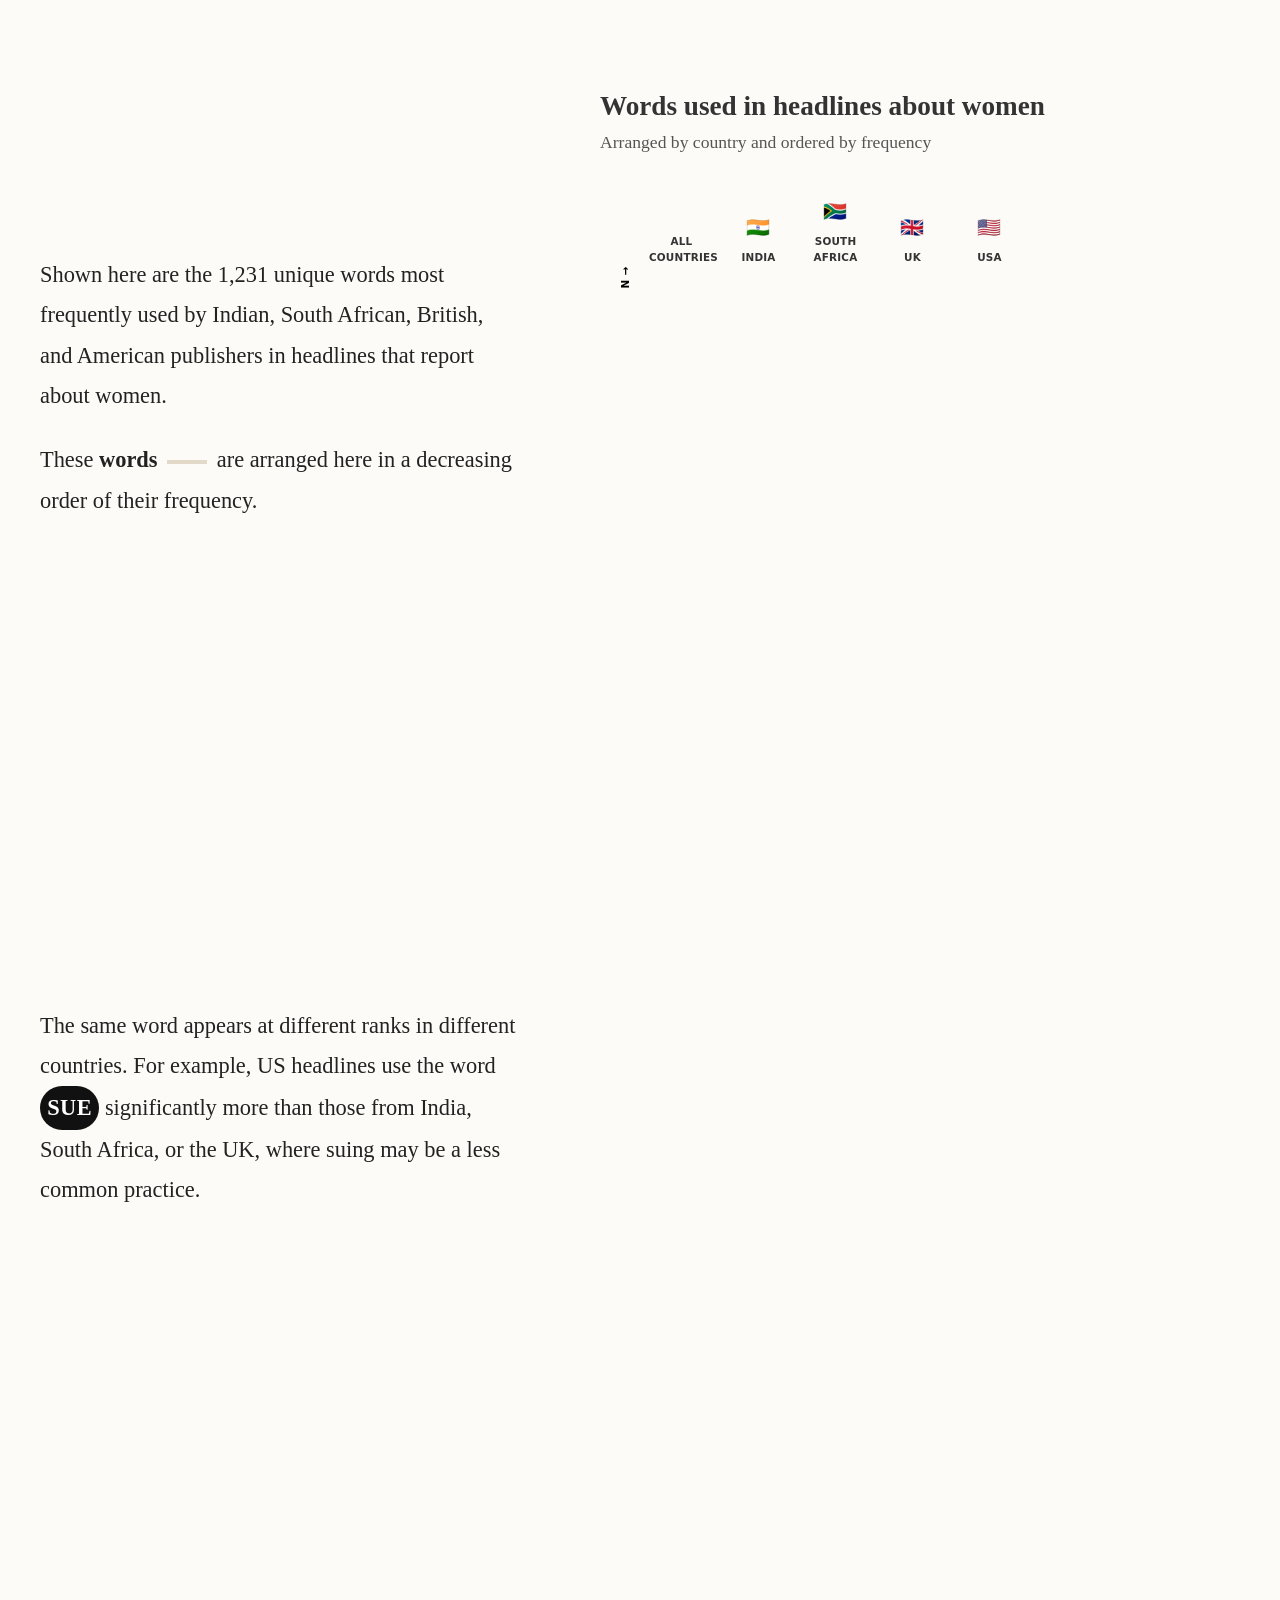
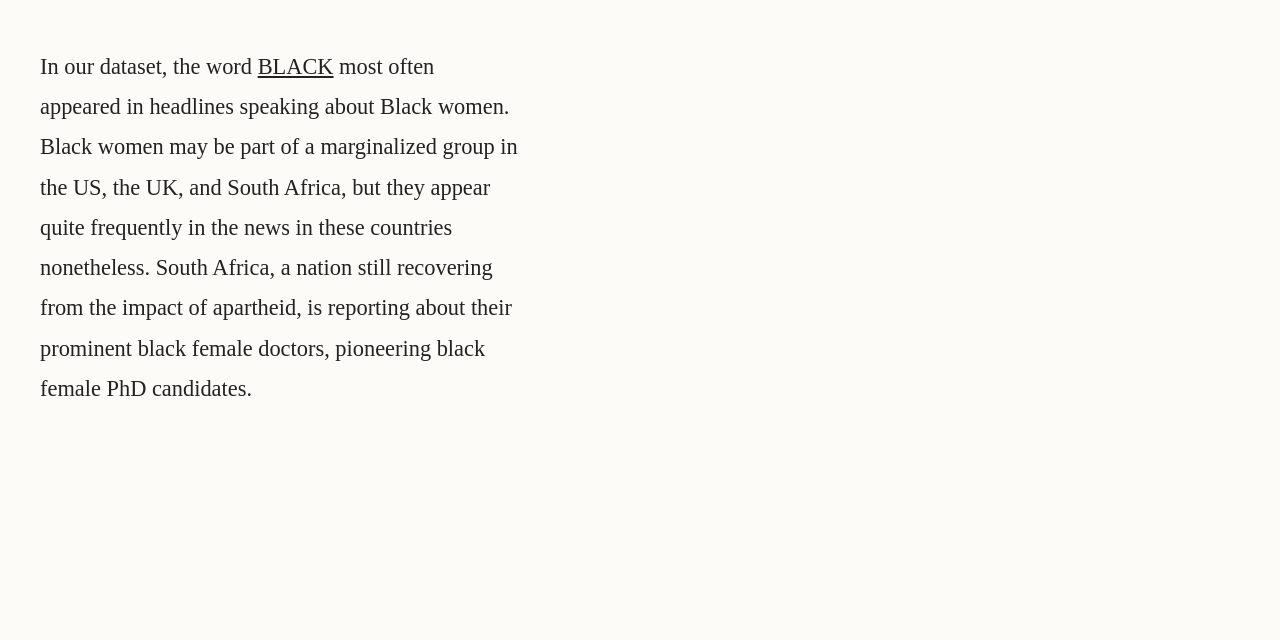
<file: when women make headline/project/index.html>
<!DOCTYPE html>
<html lang="en">
<head>
    <meta charset="UTF-8">
    <meta name="viewport" content="width=device-width, initial-scale=1.0">
    <title>Women in Headlines - The Pudding Recreation</title>
    <link rel="stylesheet" href="style.css">
    <!-- Importing D3.js for easy CSV parsing -->
    <script src="https://d3js.org/d3.v7.min.js"></script>
</head>
<body>
    <main class="container">
        <div id="tooltip" class="tooltip-card" role="tooltip" aria-hidden="true"></div>
        <!-- Left Column: Sticky Introductory Text -->
        <section class="text-section">
            <div class="text-content">
                <div class="step" id="step-1">
                    <p>Shown here are the 1,231 unique words most frequently used by Indian, South African, British, and American publishers in headlines that report about women.</p>
                    <p>These <strong>words</strong> <span class="inline-tick"></span> are arranged here in a decreasing order of their frequency.</p>
                </div>
                <div class="step" id="step-2">
                    <p>The same word appears at different ranks in different countries. For example, US headlines use the word <span class="badge">SUE</span> significantly more than those from India, South Africa, or the UK, where suing may be a less common practice.</p>
                </div>
                <div class="step" id="step-3">
                    <p>In our dataset, the word <u>BLACK</u> most often appeared in headlines speaking about Black women. Black women may be part of a marginalized group in the US, the UK, and South Africa, but they appear quite frequently in the news in these countries nonetheless. South Africa, a nation still recovering from the impact of apartheid, is reporting about their prominent black female doctors, pioneering black female PhD candidates.</p>
                </div>
            </div>
        </section>

        <!-- Right Column: Visualization -->
        <section class="vis-section">
            <div class="vis-header">
                <h2>Words used in headlines about women</h2>
                <p>Arranged by country and ordered by frequency</p>
            </div>
            
            <div class="chart-container">
                <!-- Y-Axis Label -->
                <div class="y-axis-label">
                    <span>WORD OCCURS MORE OFTEN &rarr;</span>
                </div>
                <!-- Data Columns dynamically injected here -->
                <div class="columns-wrapper" id="columns-wrapper"></div>
            </div>
        </section>
    </main>

    <script src="script.js"></script>
</body>
</html>
</file>
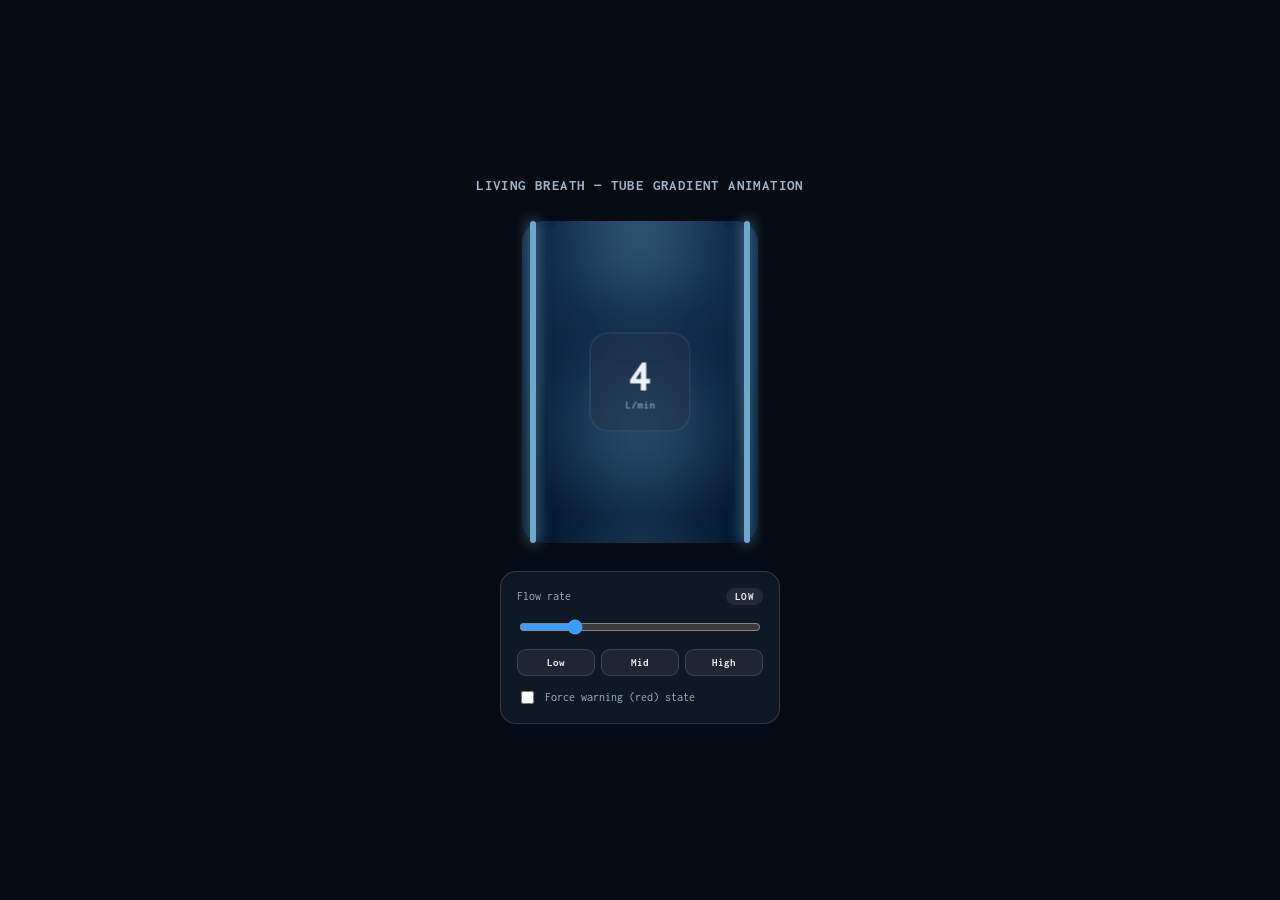
<file: New Make Data Visualization Interactive/src/imports/tube-gradient-animation.html>
<!doctype html>
<html lang="en">
<head>
<meta charset="UTF-8" />
<meta name="viewport" content="width=device-width, initial-scale=1.0" />
<title>Tube Gradient Animation — Isolated</title>
<link rel="preconnect" href="https://fonts.googleapis.com">
<link rel="preconnect" href="https://fonts.gstatic.com" crossorigin>
<link href="https://fonts.googleapis.com/css2?family=Inconsolata:wght@400;500;700;800&display=swap" rel="stylesheet">
<style>
  :root {
    --rail-calm: #6FA8C9;
    --rail-glow: rgba(111, 168, 201, 0.55);
    --warn: #FF4D4D;
    --ink: #EAF1F8;
    --ink-dim: #9FB2C6;
    --card: rgba(36, 52, 69, 0.42);
    --card-border: rgba(148, 178, 204, 0.22);
  }
  * { box-sizing: border-box; -webkit-tap-highlight-color: transparent; }
  html, body {
    margin: 0; padding: 0; min-height: 100%;
    background: #060b14;
    font-family: 'Inconsolata', ui-monospace, 'SFMono-Regular', Menlo, monospace;
    color: var(--ink);
    -webkit-font-smoothing: antialiased;
  }
  .stage {
    min-height: 100vh; width: 100%;
    display: flex; flex-direction: column; align-items: center; justify-content: center;
    gap: 28px; padding: 40px 16px;
  }
  h1 {
    font-size: 15px; font-weight: 700; letter-spacing: 0.4px; margin: 0;
    color: var(--ink-dim); text-transform: uppercase; text-align: center;
  }

  /* ---------- Isolated tube — identical markup/CSS to the full monitor ---------- */
  .tube-wrap {
    position: relative;
    width: 236px; height: 322px;
    background: radial-gradient(120% 90% at 50% 0%, #16324f 0%, #0c2440 55%, #061a32 100%);
    border-radius: 22px;
    padding: 0;
  }
  .rail {
    position: absolute; top: 0; bottom: 0; width: 6px; border-radius: 6px;
    background: var(--rail-calm);
    box-shadow: 0 0 14px 2px var(--rail-glow);
    transition: background 900ms ease, box-shadow 900ms ease;
  }
  .rail-left { left: 8px; }
  .rail-right { right: 8px; }
  .tube-wrap.warning .rail {
    background: var(--warn);
    box-shadow: 0 0 18px 4px rgba(255,77,77,0.6);
  }

  .tube-inner {
    position: absolute; top: 0; left: 26px; right: 26px; bottom: 0;
    border-radius: 18px;
    overflow: hidden;
  }

  /* Back layer: ambient fog */
  .fog-layer {
    position: absolute; inset: -30% -40%; overflow: visible;
    filter: blur(18px);
    transition: opacity 900ms ease, transform 900ms ease;
  }
  .fog-blob {
    position: absolute; left: 50%; border-radius: 50%;
    background: radial-gradient(circle, rgba(120,190,220,0.9) 0%, rgba(90,150,190,0.35) 55%, rgba(90,150,190,0) 75%);
    transform: translateX(-50%);
    animation: fogDrift 16s ease-in-out infinite;
  }
  .tube-wrap.warning .fog-blob {
    background: radial-gradient(circle, rgba(255,140,120,0.75) 0%, rgba(220,90,80,0.3) 55%, rgba(220,90,80,0) 75%);
  }
  .fog-blob.b1 { top: 8%;  width: 150px; height: 150px; animation-duration: 15s; }
  .fog-blob.b2 { top: 42%; width: 190px; height: 190px; animation-duration: 19s; animation-delay: -6s; }
  .fog-blob.b3 { top: 74%; width: 160px; height: 160px; animation-duration: 17s; animation-delay: -11s; }
  @keyframes fogDrift {
    0%   { transform: translate(-50%, 0) scale(1); }
    50%  { transform: translate(calc(-50% + 10px), 14px) scale(1.08); }
    100% { transform: translate(-50%, 0) scale(1); }
  }

  /* Continuously-moving layer: the same soft radial blob, tiled and drifting downward */
  .flow-stream {
    position: absolute; inset: -15% -25%;
    background-image: radial-gradient(circle at 50% 50%,
      rgba(120,190,220,0.23) 0%,
      rgba(90,150,190,0.09) 55%,
      rgba(90,150,190,0) 75%);
    background-repeat: repeat-y;
    background-size: 100% 170px;
    filter: blur(20px);
    opacity: 0.5;
    animation-name: streamMove;
    animation-timing-function: linear;
    animation-iteration-count: infinite;
    transition: opacity 900ms ease;
    pointer-events: none;
  }
  .tube-wrap.warning .flow-stream {
    background-image: radial-gradient(circle at 50% 50%,
      rgba(255,140,120,0.19) 0%,
      rgba(220,90,80,0.08) 55%,
      rgba(220,90,80,0) 75%);
  }
  @keyframes streamMove {
    from { background-position-y: 0px; }
    to   { background-position-y: 170px; }
  }

  /* Mid layer: wisping vapor trails */
  .wisp-layer { position: absolute; inset: 0; width: 100%; height: 100%; overflow: hidden; }
  .wisp-slot { position: absolute; top: 0; bottom: 0; width: 16px; margin-left: -8px; }
  .wisp {
    position: absolute;
    left: 0; top: -60%; width: 100%; height: 44%;
    border-radius: 50%;
    background: linear-gradient(180deg,
      rgba(210,235,245,0) 0%,
      rgba(210,235,245,0.65) 30%,
      rgba(210,235,245,0.65) 70%,
      rgba(210,235,245,0) 100%);
    filter: blur(7px);
    opacity: 0;
    animation-name: wispFall, wispSway;
    animation-timing-function: linear, ease-in-out;
    animation-iteration-count: infinite, infinite;
  }
  .tube-wrap.warning .wisp {
    background: linear-gradient(180deg,
      rgba(255,205,195,0) 0%,
      rgba(255,205,195,0.65) 30%,
      rgba(255,205,195,0.65) 70%,
      rgba(255,205,195,0) 100%);
  }
  @keyframes wispFall {
    0%   { transform: translateY(-20%) scaleY(0.85) scaleX(var(--wisp-scale-x, 1)); opacity: 0; }
    10%  { opacity: var(--wisp-op, 0.5); }
    50%  { transform: translateY(60%) scaleY(1.05) scaleX(var(--wisp-scale-x, 1)); }
    85%  { opacity: var(--wisp-op, 0.5); }
    100% { transform: translateY(140%) scaleY(0.85) scaleX(var(--wisp-scale-x, 1)); opacity: 0; }
  }
  @keyframes wispSway {
    0%, 100% { margin-left: 0px; }
    50% { margin-left: 14px; }
  }

  .readout-card {
    position: absolute; top: 50%; left: 50%; transform: translate(-50%, -50%);
    width: 101px; height: 99px; border-radius: 19px;
    background: var(--card);
    border: 1px solid var(--card-border);
    backdrop-filter: blur(6px);
    display: flex; flex-direction: column; align-items: center; justify-content: center;
    z-index: 5;
    transition: border-color 500ms ease, box-shadow 500ms ease;
  }
  .tube-wrap.warning .readout-card {
    border-color: rgba(255,77,77,0.55);
    box-shadow: 0 0 22px rgba(255,77,77,0.28);
  }
  .warn-icon {
    position: absolute; top: 7px; right: 9px;
    width: 15px; height: 15px; border-radius: 50%;
    background: var(--warn); color: #1a0505; font-weight: 800; font-size: 9px;
    display: none; align-items: center; justify-content: center;
    box-shadow: 0 0 0 2px rgba(255,77,77,0.25);
  }
  .tube-wrap.warning .warn-icon { display: flex; }
  .readout-value { font-size: 45px; font-weight: 800; line-height: 1; letter-spacing: -0.7px; }
  .readout-unit { font-size: 11px; font-weight: 500; color: var(--ink-dim); margin-top: 1px; }

  /* ---------- Test controls (not part of the extracted component) ---------- */
  .controls {
    width: 280px; display: flex; flex-direction: column; gap: 12px;
    background: rgba(36,52,69,0.35); border: 1px solid var(--card-border);
    border-radius: 16px; padding: 16px;
  }
  .row { display: flex; align-items: center; justify-content: space-between; gap: 10px; }
  .row label { font-size: 12px; color: var(--ink-dim); }
  input[type="range"] { flex: 1; accent-color: #3B9EFF; }
  .tier-badge {
    font-size: 11px; font-weight: 700; letter-spacing: 0.4px; text-transform: uppercase;
    padding: 3px 9px; border-radius: 999px; background: rgba(255,255,255,0.08); color: var(--ink);
  }
  .toggle {
    display: flex; align-items: center; gap: 8px; font-size: 12px; color: var(--ink-dim); cursor: pointer;
  }
  .presets { display: flex; gap: 6px; }
  .presets button {
    flex: 1; font-family: inherit; font-size: 11px; font-weight: 700; padding: 7px 0;
    background: rgba(255,255,255,0.06); border: 1px solid var(--card-border); border-radius: 9px;
    color: var(--ink); cursor: pointer;
  }
  .presets button:hover { background: rgba(255,255,255,0.12); }
</style>
</head>
<body>
<div class="stage">
  <h1>Living Breath — Tube Gradient Animation</h1>

  <div class="tube-wrap" id="tubeWrap">
    <div class="rail rail-left"></div>
    <div class="rail rail-right"></div>
    <div class="tube-inner">
      <div class="fog-layer" id="fogLayer">
        <div class="fog-blob b1"></div>
        <div class="fog-blob b2"></div>
        <div class="fog-blob b3"></div>
      </div>
      <div class="flow-stream"></div>
      <div class="wisp-layer" id="wispLayer">
        <div class="wisp-slot" style="left:20%"><div class="wisp" data-idx="0"></div></div>
        <div class="wisp-slot" style="left:70%"><div class="wisp" data-idx="1"></div></div>
        <div class="wisp-slot" style="left:38%"><div class="wisp" data-idx="2"></div></div>
        <div class="wisp-slot" style="left:56%"><div class="wisp" data-idx="3"></div></div>
      </div>
    </div>
    <div class="readout-card">
      <div class="warn-icon" id="warnIcon">!</div>
      <div class="readout-value" id="readoutValue">4</div>
      <div class="readout-unit">L/min</div>
    </div>
  </div>

  <div class="controls">
    <div class="row">
      <label for="flowSlider">Flow rate</label>
      <span class="tier-badge" id="tierBadge">LOW</span>
    </div>
    <input type="range" id="flowSlider" min="1" max="15" step="1" value="4" />
    <div class="presets">
      <button data-v="2">Low</button>
      <button data-v="7">Mid</button>
      <button data-v="13">High</button>
    </div>
    <label class="toggle">
      <input type="checkbox" id="warnToggle" />
      Force warning (red) state
    </label>
  </div>
</div>

<script>
(function () {
  const FLOW_MIN = 1, FLOW_MAX = 15;

  const tubeWrap = document.getElementById('tubeWrap');
  const readoutValue = document.getElementById('readoutValue');
  const fogLayer = document.getElementById('fogLayer');
  const wispLayer = document.getElementById('wispLayer');
  const wisps = Array.from(wispLayer.querySelectorAll('.wisp'));
  const streams = Array.from(tubeWrap.querySelectorAll('.flow-stream'));
  const flowSlider = document.getElementById('flowSlider');
  const tierBadge = document.getElementById('tierBadge');
  const warnToggle = document.getElementById('warnToggle');

  function tierFor(v) {
    if (v <= 4) return 'low';
    if (v <= 10) return 'mid';
    return 'high';
  }

  function updateVapor(flow) {
    const t = (flow - FLOW_MIN) / (FLOW_MAX - FLOW_MIN); // 0..1
    const tier = tierFor(flow);

    const fogOpacity = 0.12 + t * 0.62;
    const fogScale = 1 + t * 0.35;
    fogLayer.style.opacity = fogOpacity.toFixed(2);
    fogLayer.style.transform = 'scale(' + fogScale.toFixed(2) + ')';

    const activeCount = tier === 'low' ? 1 : tier === 'mid' ? 3 : 4;
    const duration = 7 - t * 4.5;
    const swayDuration = 4 - t * 2;
    const opacity = (0.22 + t * 0.45).toFixed(2);
    wisps.forEach((w, i) => {
      if (i < activeCount) {
        w.style.setProperty('--wisp-op', opacity);
        w.style.animationDuration = duration.toFixed(2) + 's, ' + swayDuration.toFixed(2) + 's';
        w.style.animationDelay = (-i * (duration / activeCount)).toFixed(2) + 's, ' + (-i * 0.6) + 's';
        w.style.setProperty('--wisp-scale-x', (0.8 + t * 0.9).toFixed(2));
        w.style.display = '';
      } else {
        w.style.display = 'none';
      }
    });

    const streamDuration = 5.5 - t * 3.3;
    const streamOpacity = (0.35 + t * 0.65).toFixed(2);
    streams.forEach((s) => {
      s.style.animationDuration = streamDuration.toFixed(2) + 's';
      s.style.opacity = streamOpacity;
    });

    tierBadge.textContent = tier.toUpperCase();
  }

  function render() {
    const flow = Number(flowSlider.value);
    readoutValue.textContent = flow;
    tubeWrap.classList.toggle('warning', warnToggle.checked);
    updateVapor(flow);
  }

  flowSlider.addEventListener('input', render);
  warnToggle.addEventListener('change', render);
  document.querySelectorAll('.presets button').forEach((btn) => {
    btn.addEventListener('click', () => {
      flowSlider.value = btn.dataset.v;
      render();
    });
  });

  render();
})();
</script>
</body>
</html>
</file>
<file: when women make headline/project/style.css>
/* --- Global Styles & Typography --- */
:root {
    --bg-color: #FDFBF7; /* Off-white Pudding background */
    --text-main: #333333;
    --text-light: #555555;
    --tick-color: #E2D9C8; /* Beige/Tan color for the horizontal lines */
}

* {
    box-sizing: border-box;
    margin: 0;
    padding: 0;
}

body {
    background-color: var(--bg-color);
    color: var(--text-main);
    font-family: 'Georgia', serif;
    line-height: 1.6;
    padding: 40px;
}

/* --- Layout --- */
.container {
    display: flex;
    max-width: 1200px;
    margin: 0 auto;
    gap: 80px;
    min-height: 100vh;
}

/* --- Left Column: Text Section --- */
.text-section {
    flex: 0 0 40%;
    position: relative;
}

.text-content {
    font-size: 1.4rem;
    line-height: 1.8;
    color: #222;
}

.step {
    min-height: 80vh;
    display: flex;
    flex-direction: column;
    justify-content: center;
    padding: 2rem 0;
}

.step p {
    margin-bottom: 1.5rem;
}

.badge {
    display: inline-block;
    background: #111;
    color: #fff;
    padding: 0.1rem 0.45rem;
    border-radius: 999px;
    font-weight: 700;
    letter-spacing: 0.02em;
}

.inline-tick {
    display: inline-block;
    width: 40px;
    height: 4px;
    background-color: var(--tick-color);
    vertical-align: middle;
    margin: 0 4px;
}

/* --- Right Column: Visualization --- */
.vis-section {
    flex: 0 0 60%;
    min-width: 0;
    position: sticky;
    top: 10vh;
    align-self: flex-start;
}

.vis-header {
    margin-bottom: 40px;
}

.vis-header h2 {
    font-size: 1.7rem;
    font-weight: bold;
    margin-bottom: 5px;
    line-height: 1.2;
}

.vis-header p {
    font-size: 1.1rem;
    color: var(--text-light);
}

.chart-container {
    display: flex;
    position: relative;
    max-height: 70vh;
    overflow-y: auto;
    overflow-x: auto;
    padding: 0 4px 8px;
}

/* --- Y-Axis Label --- */
.y-axis-label {
    position: relative;
    width: 30px;
    margin-right: 15px;
}

.y-axis-label span {
    position: absolute;
    top: 70px; /* Aligns with the start of the ticks */
    right: 0;
    writing-mode: vertical-rl;
    transform: rotate(180deg);
    font-family: system-ui, -apple-system, sans-serif;
    font-size: 0.65rem;
    font-weight: 700;
    letter-spacing: 0.05em;
    color: #000;
    white-space: nowrap;
}

/* --- Columns & Ticks --- */
.columns-wrapper {
    display: flex;
    gap: 12px; /* Spacing between the country columns */
    min-width: max-content;
}

.country-column {
    display: flex;
    flex-direction: column;
    width: 65px; /* Fixed width for the tick lines */
}

/* Header for each column (Flags and Country Names) */
.col-header {
    text-align: center;
    font-family: system-ui, -apple-system, sans-serif;
    font-weight: 800;
    font-size: 0.65rem;
    text-transform: uppercase;
    letter-spacing: 0.02em;
    height: 70px; /* Fixed height to align all tick containers evenly */
    display: flex;
    flex-direction: column;
    justify-content: flex-end;
    margin-bottom: 15px;
}

.flag {
    font-size: 1.2rem;
    margin-bottom: 5px;
}

/* The actual horizontal line */
.tick {
    width: 100%;
    height: 1.5px;
    background-color: var(--tick-color);
    margin-bottom: 1.5px;
    flex-shrink: 0;
    cursor: pointer;
    transition: transform 0.16s ease, background-color 0.16s ease, opacity 0.16s ease;
}

.tick:hover {
    background-color: #d94c35;
    transform: scaleX(1.04);
}

.tick.muted {
    opacity: 0.2;
    transition: opacity 0.25s ease;
}

.tick.highlight {
    background-color: #111;
    height: 2px;
    transform: scaleX(1.03);
    opacity: 1;
}

.tick-label {
    display: inline-block;
    margin-left: 6px;
    font-size: 0.75rem;
    font-weight: 700;
    color: #111;
    text-transform: uppercase;
    letter-spacing: 0.04em;
    vertical-align: middle;
}

.tooltip-card {
    position: fixed;
    z-index: 1000;
    pointer-events: none;
    background: #fff;
    border: 1px solid #d8d0c2;
    box-shadow: 0 8px 20px rgba(0, 0, 0, 0.12);
    padding: 8px 10px;
    border-radius: 6px;
    font-family: system-ui, -apple-system, sans-serif;
    font-size: 0.8rem;
    line-height: 1.4;
    color: #222;
    opacity: 0;
    transform: translateY(6px);
    transition: opacity 0.16s ease, transform 0.16s ease;
    white-space: nowrap;
}

.tooltip-card.visible {
    opacity: 1;
    transform: translateY(0);
}
</file>
